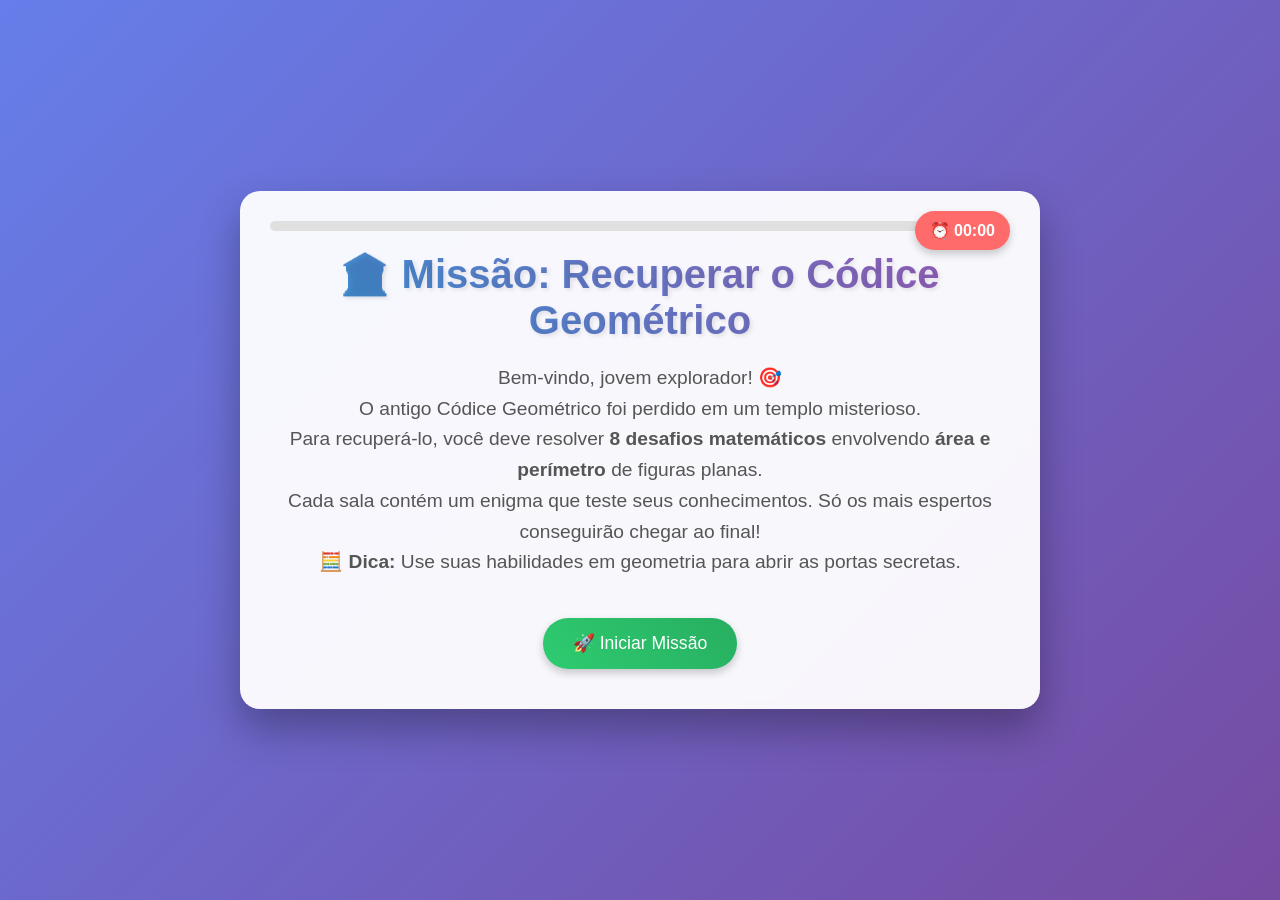
<file: index.html>
<!DOCTYPE html>
<html lang="pt-BR">
<head>
    <meta charset="UTF-8">
    <meta name="viewport" content="width=device-width, initial-scale=1.0">
    <title>Missão: Recuperar o Códice Geométrico</title>
    <link rel="stylesheet" href="assets/css/style.css">
</head>
<body>
    <div class="game-container">
        <!-- Timer -->
        <div class="timer" id="timer">⏰ 00:00</div>
        
        <!-- Room Indicator -->
        <div class="room-indicator" id="roomIndicator" style="display: none;">📍 Sala 1/4</div>
        
        <!-- Progress Bar -->
        <div class="progress-bar">
            <div class="progress-fill" id="progressFill"></div>
        </div>

        <!-- Tela de Introdução -->
        <div class="room active" id="intro">
            <div class="intro-screen">
                <h1 class="intro-title">🏛️ Missão: Recuperar o Códice Geométrico</h1>
                <div class="intro-description">
                    <p>Bem-vindo, jovem explorador! 🎯</p>
                    <p>O antigo Códice Geométrico foi perdido em um templo misterioso.</p>
                    <p>Para recuperá-lo, você deve resolver <strong>8 desafios matemáticos</strong> envolvendo <strong>área e perímetro</strong> de figuras planas.</p>
                    <p>Cada sala contém um enigma que teste seus conhecimentos. Só os mais espertos conseguirão chegar ao final!</p>
                    <p>🧮 <strong>Dica:</strong> Use suas habilidades em geometria para abrir as portas secretas.</p>
                </div>
                <button class="btn" onclick="startGame()">🚀 Iniciar Missão</button>
            </div>
        </div>

        <!-- Sala 1: O Retângulo Sagrado -->
        <div class="room" id="room1">
            <h1>🏛️ Missão: Recuperar o Códice Geométrico</h1>
            <div class="room-title">🔐 Sala 1: O Retângulo Sagrado</div>
            
            <div class="figure-container">
                <p>Você encontrou uma porta selada com um retângulo gravado. Para abri-la, descubra a área desta figura:</p>
                
                <div class="svg-container">
                    <svg width="300" height="200" viewBox="0 0 300 200">
                        <!-- Retângulo -->
                        <rect x="50" y="50" width="200" height="100" 
                              fill="#3498db" stroke="#2980b9" stroke-width="3" opacity="0.8"/>
                        
                        <!-- Medidas -->
                        <text x="150" y="45" text-anchor="middle" font-size="16" font-weight="bold" fill="#2c3e50">12m</text>
                        <text x="35" y="105" text-anchor="middle" font-size="16" font-weight="bold" fill="#2c3e50">7m</text>
                        
                        <!-- Linhas de medida -->
                        <line x1="50" y1="40" x2="250" y2="40" stroke="#e74c3c" stroke-width="2"/>
                        <line x1="25" y1="50" x2="25" y2="150" stroke="#e74c3c" stroke-width="2"/>
                    </svg>
                </div>
                
                <div class="question">
                    🤔 Qual é a área da figura acima? (em m²)
                </div>
                
                <div class="input-group">
                    <input type="number" id="answer1" placeholder="Digite a área">
                    <br><br>
                    <button class="btn" onclick="checkAnswer(1)">🔓 Abrir Porta</button>
                </div>
                
                <div id="feedback1" class="feedback"></div>
            </div>
        </div>

        <!-- Sala 2: O Labirinto dos Triângulos -->
        <div class="room" id="room2">
            <h1>🏛️ Missão: Recuperar o Códice Geométrico</h1>
            <div class="room-title">🔐 Sala 2: O Labirinto dos Triângulos</div>
            
            <div class="figure-container">
                <p>Três caminhos se abrem à sua frente. Escolha o triângulo com o <strong>menor perímetro</strong>. Se houver empate, escolha o de menor área:</p>
                
                <div class="svg-container">
                    <!-- Triângulo 1 -->
                    <div>
                        <svg width="150" height="120" viewBox="0 0 150 120">
                            <polygon points="75,20 30,100 120,100" 
                                     fill="#e74c3c" stroke="#c0392b" stroke-width="2" opacity="0.8"/>
                            <text x="75" y="15" text-anchor="middle" font-size="12" font-weight="bold">5</text>
                            <text x="15" y="110" text-anchor="middle" font-size="12" font-weight="bold">3</text>
                            <text x="135" y="110" text-anchor="middle" font-size="12" font-weight="bold">4</text>
                        </svg>
                        <div class="measurements">Lados: 3, 4, 5</div>
                    </div>
                    
                    <!-- Triângulo 2 -->
                    <div>
                        <svg width="150" height="120" viewBox="0 0 150 120">
                            <polygon points="75,20 30,100 120,100" 
                                     fill="#f39c12" stroke="#e67e22" stroke-width="2" opacity="0.8"/>
                            <text x="75" y="15" text-anchor="middle" font-size="12" font-weight="bold">6</text>
                            <text x="15" y="110" text-anchor="middle" font-size="12" font-weight="bold">6</text>
                            <text x="135" y="110" text-anchor="middle" font-size="12" font-weight="bold">6</text>
                        </svg>
                        <div class="measurements">Lados: 6, 6, 6</div>
                    </div>
                    
                    <!-- Triângulo 3 -->
                    <div>
                        <svg width="150" height="120" viewBox="0 0 150 120">
                            <polygon points="75,20 30,100 120,100" 
                                     fill="#2ecc71" stroke="#27ae60" stroke-width="2" opacity="0.8"/>
                            <text x="75" y="15" text-anchor="middle" font-size="12" font-weight="bold">5</text>
                            <text x="15" y="110" text-anchor="middle" font-size="12" font-weight="bold">2</text>
                            <text x="135" y="110" text-anchor="middle" font-size="12" font-weight="bold">5</text>
                        </svg>
                        <div class="measurements">Lados: 2, 5, 5</div>
                    </div>
                </div>
                
                <div class="question">
                    🤔 Qual triângulo possui o menor perímetro? (Se houver empate, escolha o de menor área)
                </div>
                
                <div class="options">
                    <div class="option" onclick="selectOption(1)">
                        🔺 Triângulo 1 (vermelho) - Lados: 3, 4, 5
                    </div>
                    <div class="option" onclick="selectOption(2)">
                        🔺 Triângulo 2 (laranja) - Lados: 6, 6, 6
                    </div>
                    <div class="option" onclick="selectOption(3)">
                        🔺 Triângulo 3 (verde) - Lados: 2, 5, 5
                    </div>
                </div>
                
                <button class="btn" onclick="checkAnswer(2)">🔓 Escolher Caminho</button>
                
                <div id="feedback2" class="feedback"></div>
            </div>
        </div>

        <!-- Sala 3: O Círculo de Pedra -->
        <div class="room" id="room3">
            <h1>🏛️ Missão: Recuperar o Códice Geométrico</h1>
            <div class="room-title">🔐 Sala 3: O Círculo de Pedra</div>
            
            <div class="figure-container">
                <p>Um antigo círculo de pedra bloqueia sua passagem. Para ativá-lo, calcule a área do círculo:</p>
                
                <div class="svg-container">
                    <svg width="300" height="300" viewBox="0 0 300 300">
                        <!-- Círculo -->
                        <circle cx="150" cy="150" r="100" 
                                fill="#9b59b6" stroke="#8e44ad" stroke-width="3" opacity="0.8"/>
                        
                        <!-- Raio -->
                        <line x1="150" y1="150" x2="250" y2="150" stroke="#e74c3c" stroke-width="3"/>
                        <text x="200" y="145" text-anchor="middle" font-size="16" font-weight="bold" fill="#2c3e50">r = 7m</text>
                        
                        <!-- Centro -->
                        <circle cx="150" cy="150" r="3" fill="#2c3e50"/>
                    </svg>
                </div>
                
                <div class="question">
                    🤔 Qual é a área do círculo? (Use π ≈ 3,14 e expresse em m²)
                </div>
                
                <div class="input-group">
                    <input type="number" id="answer3" placeholder="Digite a área" step="0.01">
                    <br><br>
                    <button class="btn" onclick="checkAnswer(3)">🔓 Ativar Círculo</button>
                </div>
                
                <div id="feedback3" class="feedback"></div>
            </div>
        </div>

        <!-- Sala 4: O Desafio Mestre -->
        <div class="room" id="room4">
            <h1>🏛️ Missão: Recuperar o Códice Geométrico</h1>
            <div class="room-title">🔐 Sala 4: O Desafio Mestre</div>
            
            <div class="figure-container">
                <p>A câmara final! O Códice está protegido por uma figura complexa. Resolva AMBOS os cálculos para libertá-lo:</p>
                
                <div class="svg-container">
                    <svg width="400" height="200" viewBox="0 0 400 200">
                        <!-- Retângulo central -->
                        <rect x="150" y="50" width="100" height="80" 
                              fill="#3498db" stroke="#2980b9" stroke-width="2" opacity="0.8"/>
                        
                        <!-- Semicírculo esquerdo -->
                        <path d="M 150 90 A 40 40 0 0 1 150 130 A 40 40 0 0 1 150 50 Z" 
                              fill="#e74c3c" stroke="#c0392b" stroke-width="2" opacity="0.8"/>
                        
                        <!-- Semicírculo direito -->
                        <path d="M 250 50 A 40 40 0 0 1 250 130 A 40 40 0 0 1 250 90 Z" 
                              fill="#e74c3c" stroke="#c0392b" stroke-width="2" opacity="0.8"/>
                        
                        <!-- Medidas -->
                        <text x="200" y="45" text-anchor="middle" font-size="14" font-weight="bold" fill="#2c3e50">10m</text>
                        <text x="130" y="95" text-anchor="middle" font-size="14" font-weight="bold" fill="#2c3e50">8m</text>
                        <text x="90" y="95" text-anchor="middle" font-size="12" font-weight="bold" fill="#2c3e50">r=4m</text>
                        <text x="310" y="95" text-anchor="middle" font-size="12" font-weight="bold" fill="#2c3e50">r=4m</text>
                    </svg>
                </div>
                
                <div class="question">
                    🤔 <strong>Pergunta 1:</strong> Qual é a área total da figura? (Use π ≈ 3,14)
                </div>
                
                <div class="input-group">
                    <input type="number" id="answer4a" placeholder="Área total" step="0.01">
                    <br><br>
                </div>
                
                <div class="question">
                    🤔 <strong>Pergunta 2:</strong> Qual é o perímetro da figura?
                </div>
                
                <div class="input-group">
                    <input type="number" id="answer4b" placeholder="Perímetro" step="0.01">
                    <br><br>
                    <button class="btn" onclick="checkAnswer(4)">🏆 Recuperar Códice</button>
                </div>
                
                <div id="feedback4" class="feedback"></div>
            </div>
        </div>

        <!-- Sala 5: O Jardim Secreto -->
        <div class="room" id="room5">
            <h1>🏛️ Missão: Recuperar o Códice Geométrico</h1>
            <div class="room-title">🔐 Sala 5: O Jardim Secreto</div>
            
            <div class="figure-container">
                <p>Um belo jardim secreto se revela à sua frente, mas o portão está trancado com um código numérico. Para abri-lo, calcule a área total do canteiro central sabendo que o tem Jardim com retângulo de 8m x 4m e semicírculo com raio de 4m:</p>
                
                <div class="svg-container">
                    <img src="assets/images/missaocinco.png" alt="Jardim com retângulo de 8m x 4m e semicírculo com raio de 4m" style="max-width: 100%; height: auto; border: 2px solid #3498db; border-radius: 10px; box-shadow: 0 4px 8px rgba(0, 0, 0, 0.1);">
                </div>
                
                <div class="question">
                    🤔 Qual é a área total do canteiro? (Use π ≈ 3,14 e expresse em m²)
                </div>
                
                <div class="input-group">
                    <input type="number" id="answer5" placeholder="Digite a área total" step="0.01">
                    <br><br>
                    <button class="btn" onclick="checkAnswer(5)">🔓 Abrir Portão</button>
                </div>
                
                <div id="feedback5" class="feedback"></div>
            </div>
        </div>

        <!-- Sala 6: A Planta da Casa Antiga -->
        <div class="room" id="room6">
            <h1>🏛️ Missão: Recuperar o Códice Geométrico</h1>
            <div class="room-title">🔐 Sala 6: A Planta da Casa Antiga</div>
            
            <div class="figure-container">
                <p>Na casa abandonada, você encontra uma antiga planta arquitetônica com escala 1:50. Em uma gaveta trancada, há uma inscrição: "O perímetro real do quarto revela a chave".</p>
                
                <div class="svg-container">
                    <svg width="400" height="300" viewBox="0 0 400 300">
                        <!-- Fundo da planta -->
                        <rect x="50" y="50" width="300" height="200" 
                              fill="#f5f5dc" stroke="#8b4513" stroke-width="2"/>
                        
                        <!-- Quarto quadrado -->
                        <rect x="150" y="100" width="60" height="60" 
                              fill="none" stroke="#8b4513" stroke-width="3"/>
                        
                        <!-- Medida na planta -->
                        <text x="180" y="135" text-anchor="middle" font-size="14" font-weight="bold" fill="#2c3e50">3 cm</text>
                        
                        <!-- Escala -->
                        <text x="60" y="270" font-size="14" font-weight="bold" fill="#2c3e50">Escala 1:50</text>
                        <text x="60" y="290" font-size="12" fill="#2c3e50">(cada 1 cm na planta = 50 cm na realidade)</text>
                    </svg>
                </div>
                
                <div class="question">
                    🤔 Qual é o perímetro real do quarto? (em metros)
                </div>
                
                <div class="input-group">
                    <input type="number" id="answer6" placeholder="Digite o perímetro real" step="0.01">
                    <br><br>
                    <button class="btn" onclick="checkAnswer(6)">🔓 Abrir Gaveta</button>
                </div>
                
                <div id="feedback6" class="feedback"></div>
            </div>
        </div>

        <!-- Sala 7: O Lago Misterioso -->
        <div class="room" id="room7">
            <h1>🏛️ Missão: Recuperar o Códice Geométrico</h1>
            <div class="room-title">🔐 Sala 7: O Lago Misterioso</div>
            
            <div class="figure-container">
                <p>No quintal, você encontra um lago com formato peculiar: um retângulo central com dois semicírculos nas extremidades. A combinação do cofre é a área total do lago em metros quadrados.</p>
                
                <div class="svg-container">
                    <svg width="500" height="300" viewBox="0 0 500 300">
                        <!-- Retângulo central -->
                        <rect x="150" y="100" width="200" height="100" 
                              fill="#87CEEB" stroke="#4682B4" stroke-width="2" opacity="0.8"/>
                        
                        <!-- Semicírculo esquerdo -->
                        <path d="M 150 150 A 50 50 0 0 1 150 200 A 50 50 0 0 1 150 100 Z" 
                              fill="#87CEEB" stroke="#4682B4" stroke-width="2" opacity="0.8"/>
                        
                        <!-- Semicírculo direito -->
                        <path d="M 350 100 A 50 50 0 0 1 350 200 Z" 
                              fill="#87CEEB" stroke="#4682B4" stroke-width="2" opacity="0.8"/>
                        
                        <!-- Medidas -->
                        <text x="250" y="85" text-anchor="middle" font-size="14" font-weight="bold" fill="#2c3e50">10m</text>
                        <text x="135" y="155" text-anchor="end" font-size="14" font-weight="bold" fill="#2c3e50">6m</text>
                        <text x="250" y="250" text-anchor="middle" font-size="14" font-weight="bold" fill="#2c3e50">Raio = 3m</text>
                        
                        <!-- Elementos decorativos -->
                        <circle cx="200" cy="150" r="3" fill="#FFFF00"/> <!-- Pato -->
                        <circle cx="300" cy="130" r="3" fill="#FFFF00"/> <!-- Outro pato -->
                        <path d="M 180 90 Q 185 85 190 90" stroke="#90EE90" fill="none"/> <!-- Planta -->
                        <path d="M 320 90 Q 325 85 330 90" stroke="#90EE90" fill="none"/> <!-- Outra planta -->
                    </svg>
                </div>
                
                <div class="question">
                    🤔 Qual é a área total do lago? (Use π ≈ 3,14 e expresse em m²)
                </div>
                
                <div class="input-group">
                    <input type="number" id="answer7" placeholder="Digite a área total" step="0.01">
                    <br><br>
                    <button class="btn" onclick="checkAnswer(7)">🔓 Abrir Cofre</button>
                </div>
                
                <div id="feedback7" class="feedback"></div>
            </div>
        </div>

        <!-- Sala 8: O Desafio Final do Inventor -->
        <div class="room" id="room8">
            <h1>🏛️ Missão: Recuperar o Códice Geométrico</h1>
            <div class="room-title">🔐 Sala 8: O Desafio Final do Inventor</div>
            
            <div class="figure-container">
                <p>Na última sala, você encontra o projeto final do inventor: uma estrutura peculiar composta por um quadrado com um triângulo isósceles em cima. Em uma anotação, lê-se: "Para construir o piso, calcule a área total."</p>
                
                <div class="svg-container">
                    <svg width="500" height="400" viewBox="0 0 500 400">
                        <!-- Quadrado -->
                        <rect x="150" y="150" width="200" height="200" 
                              fill="#3498db" stroke="#2980b9" stroke-width="2" opacity="0.8"/>
                        
                        <!-- Triângulo isósceles -->
                        <path d="M 150 150 L 350 150 L 250 70 Z" 
                              fill="#e74c3c" stroke="#c0392b" stroke-width="2" opacity="0.8"/>
                        
                        <!-- Medidas -->
                        <text x="250" y="260" text-anchor="middle" font-size="14" font-weight="bold" fill="#fff">12 m</text>
                        <text x="130" y="250" text-anchor="end" font-size="14" font-weight="bold" fill="#2c3e50">12 m</text>
                        <text x="250" y="120" text-anchor="middle" font-size="14" font-weight="bold" fill="#2c3e50">5 m</text>
                        <text x="300" y="140" text-anchor="start" font-size="14" font-weight="bold" fill="#2c3e50">12 m</text>
                        
                        <!-- Linhas de medida -->
                        <line x1="250" y1="150" x2="250" y2="70" stroke="#2c3e50" stroke-width="1" stroke-dasharray="5,5"/>
                    </svg>
                </div>
                
                <div class="question">
                    🤔 Sabendo que:
                    <ul>
                        <li>O quadrado tem lado = 12 metros</li>
                        <li>O triângulo isósceles tem base = 12 metros (igual ao lado do quadrado)</li>
                        <li>A altura do triângulo é 5 metros</li>
                    </ul>
                    Qual é a área total necessária para o piso? (em m²)
                </div>
                
                <div class="input-group">
                    <input type="number" id="answer8" placeholder="Digite a área total" step="0.1">
                    <br><br>
                    <button class="btn" onclick="checkAnswer(8)">🔓 Revelar o Códice</button>
                </div>
                
                <div id="feedback8" class="feedback"></div>
            </div>
        </div>

        <!-- Tela de Desfecho -->
        <div class="room" id="ending">
            <div class="celebration">
                <h1>📜 Desfecho da História</h1>
                
                <div class="ending-text">
                    <p>Após superar todos os desafios e desvendar cada mistério escondido nas salas, você finalmente chega ao coração do enigma: um cofre antigo, selado por séculos, aguardando o verdadeiro guardião do conhecimento para ser aberto.</p>
                    
                    <p>Ao inserir o último código — fruto de sua lógica, raciocínio e determinação — o cofre se abre com um suave clique. Dentro dele, um pergaminho dourado brilha, revelando a seguinte mensagem:</p>
                    
                    <div class="scroll-message">
                        "O saber é a chave que abre todas as portas. Hoje, você provou que é capaz de unir matemática, estratégia e criatividade para vencer qualquer desafio. Continue explorando, aprendendo e resolvendo, pois o verdadeiro tesouro é o conhecimento que você conquistou."
                    </div>
                    
                    <div class="ending-image">
                        <img src="assets/images/fim.png" alt="Imagem do final da jornada" style="max-width: 100%; height: auto; border-radius: 10px; box-shadow: 0 4px 8px rgba(0,0,0,0.2);">
                    </div>
                    
                    <h2>🌟 Parabéns, Guardião das Áreas e Perímetros! 🌟</h2>
                    <p>Você completou todas as missões, venceu cada obstáculo e mostrou que o raciocínio lógico é sua maior arma. O mundo agora conhece seu nome como o mestre que solucionou o Enigma das Oito Salas.</p>
                    
                    <button class="btn" onclick="showVictoryScreen()">📊 Ver Pontuação Final</button>
                </div>
            </div>
        </div>

        <!-- Tela de Pontuação Final -->
        <div class="room" id="victory">
            <div class="celebration">
                <h1>🎉 PARABÉNS! 🎉</h1>
                <h2>🏆 Você recuperou o Códice Geométrico! 🏆</h2>
                <p>Sua jornada pelos mistérios da geometria foi um sucesso!</p>
                <p>Você dominou os conceitos de <strong>área e perímetro</strong> como um verdadeiro mestre!</p>
                
                <div class="score-breakdown" id="scoreBreakdown">
                    <h3>📊 Sua Pontuação Final</h3>
                    <div class="score-item">
                        <span>🏛️ Sala 1 - O Retângulo Sagrado:</span>
                        <span id="score1">0 pts</span>
                    </div>
                    <div class="score-item">
                        <span>🔺 Sala 2 - O Labirinto dos Triângulos:</span>
                        <span id="score2">0 pts</span>
                    </div>
                    <div class="score-item">
                        <span>⭕ Sala 3 - O Círculo de Pedra:</span>
                        <span id="score3">0 pts</span>
                    </div>
                    <div class="score-item">
                        <span>🎯 Sala 4 - O Desafio Mestre:</span>
                        <span id="score4">0 pts</span>
                    </div>
                    <div class="score-item">
                        <span>🌺 Sala 5 - O Jardim Secreto:</span>
                        <span id="score5">0 pts</span>
                    </div>
                    <div class="score-item">
                        <span>🏛️ Sala 6 - A Planta da Casa Antiga:</span>
                        <span id="score6">0 pts</span>
                    </div>
                    <div class="score-item">
                        <span>💧 Sala 7 - O Lago Misterioso:</span>
                        <span id="score7">0 pts</span>
                    </div>
                    <div class="score-item">
                        <span>🏆 Sala 8 - O Desafio Final:</span>
                        <span id="score8">0 pts</span>
                    </div>
                    <div class="score-item" style="border-left-color: #f39c12; font-weight: bold; background: #fff9e6;">
                        <span>🎯 PONTUAÇÃO TOTAL:</span>
                        <span id="totalScoreFinal">0 de 24 pontos</span>
                    </div>
                </div>
                
                <p id="finalTime">⏰ Tempo total: <span id="totalTime">00:00</span></p>
                <br>
                <div class="button-group">
                    <button class="btn" onclick="window.location.href='resolucoes.html'">📝 Conferir Resoluções</button>
                    <button class="btn" onclick="restartGame()">🔄 Jogar Novamente</button>
                </div>
            </div>
        </div>
    </div>

    <script src="assets/js/script.js"></script>
</body>
</html>
</file>
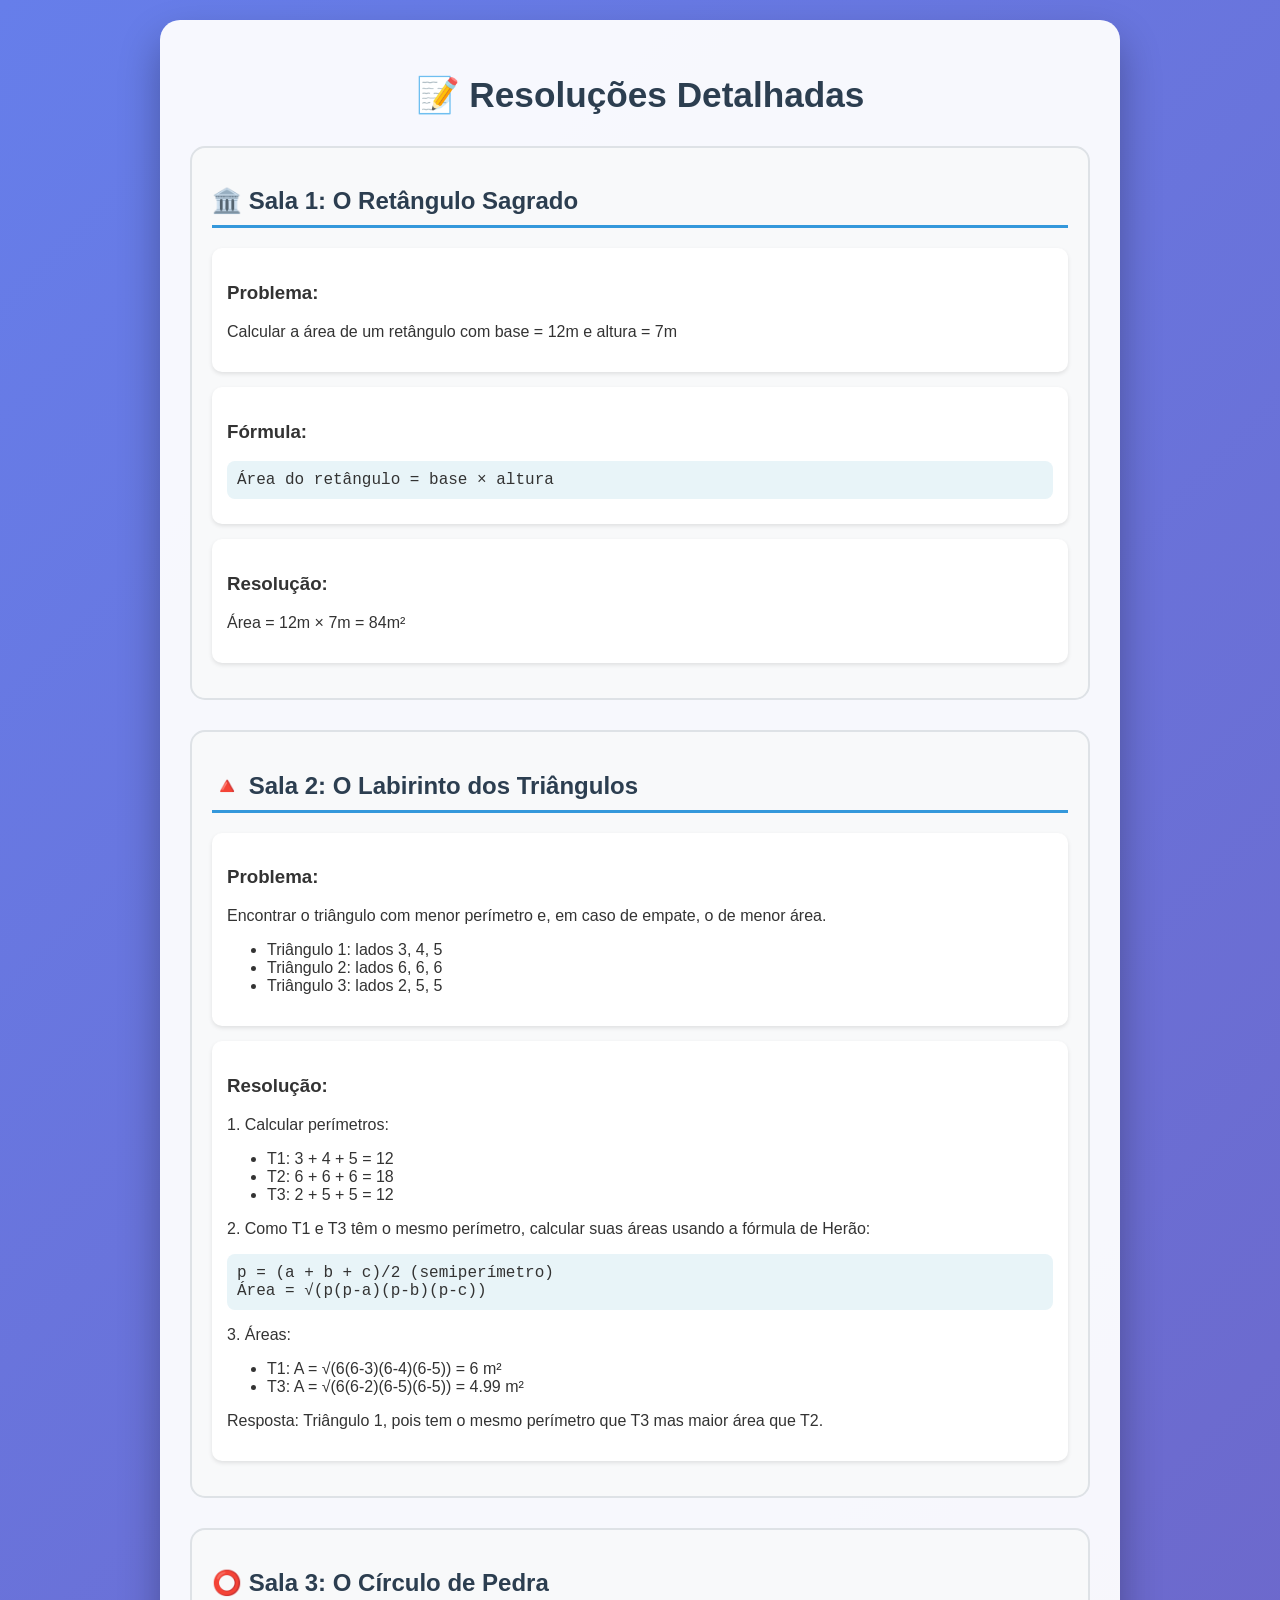
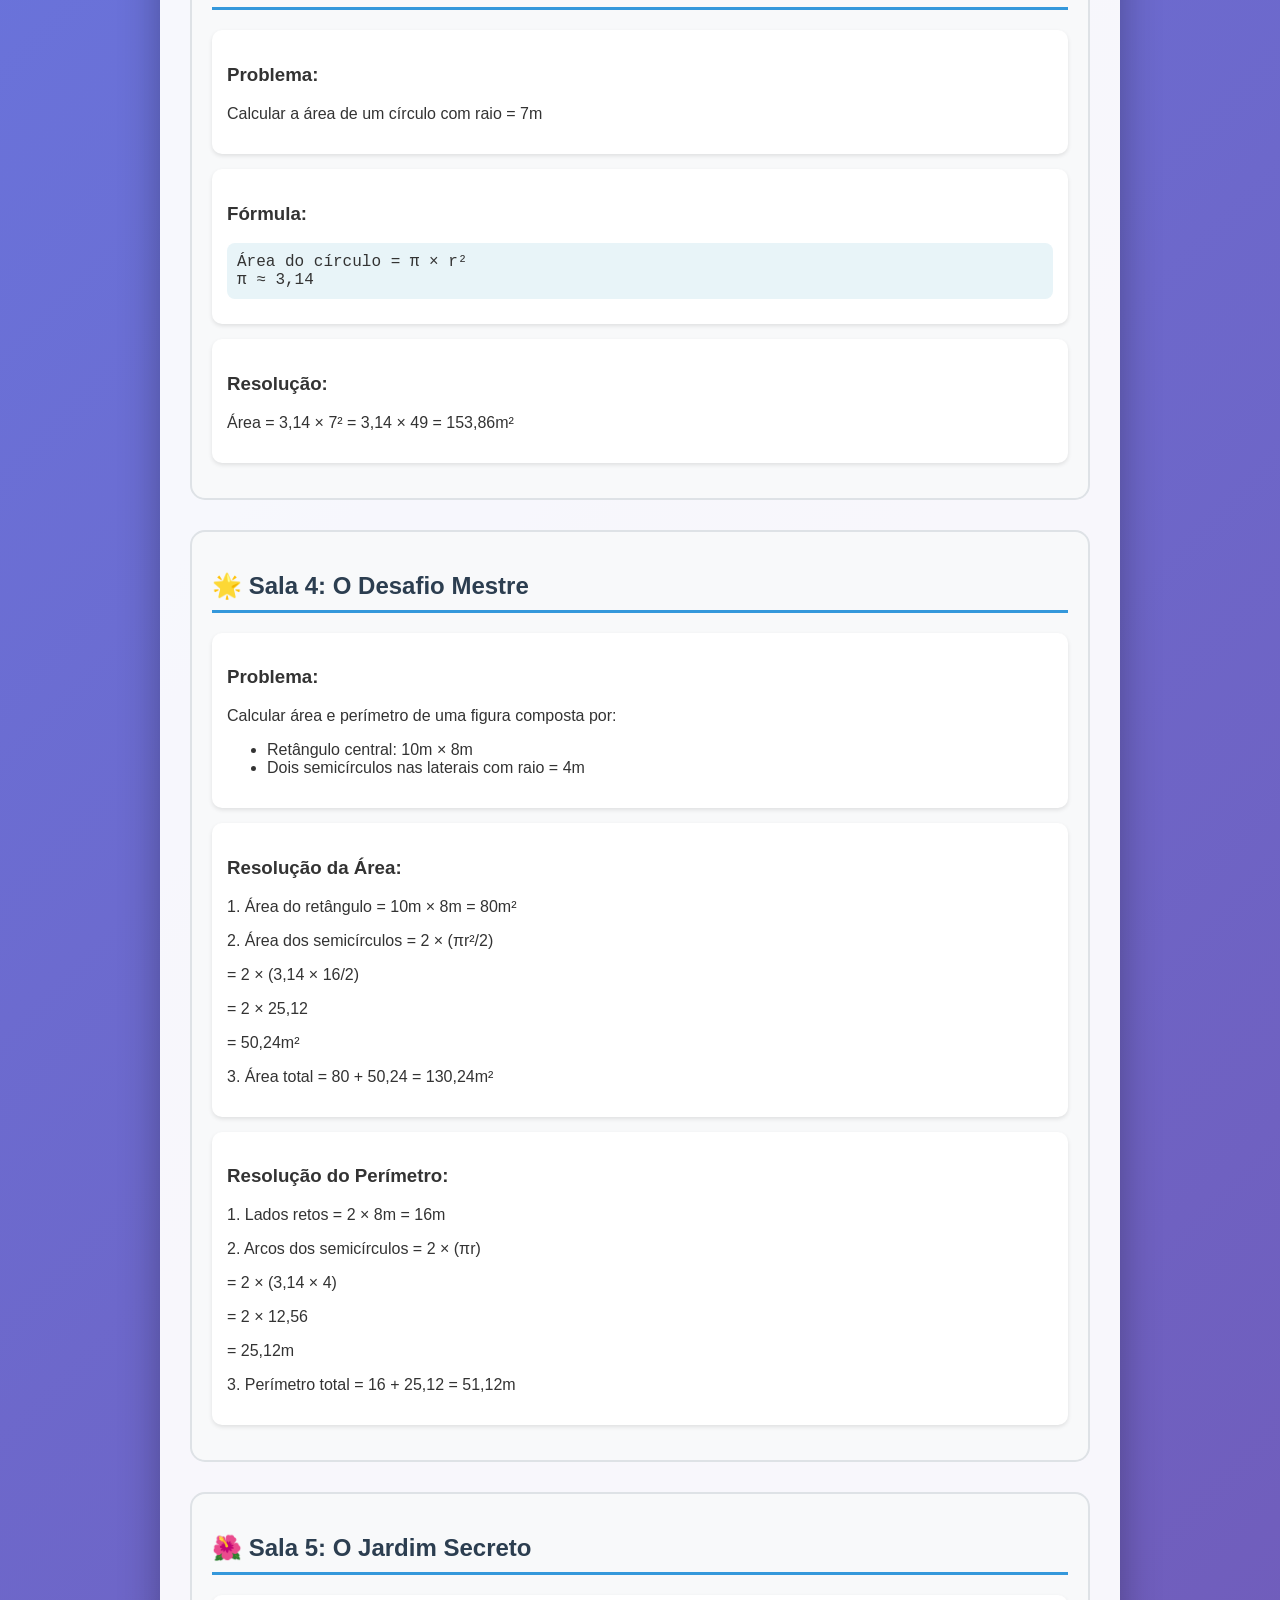
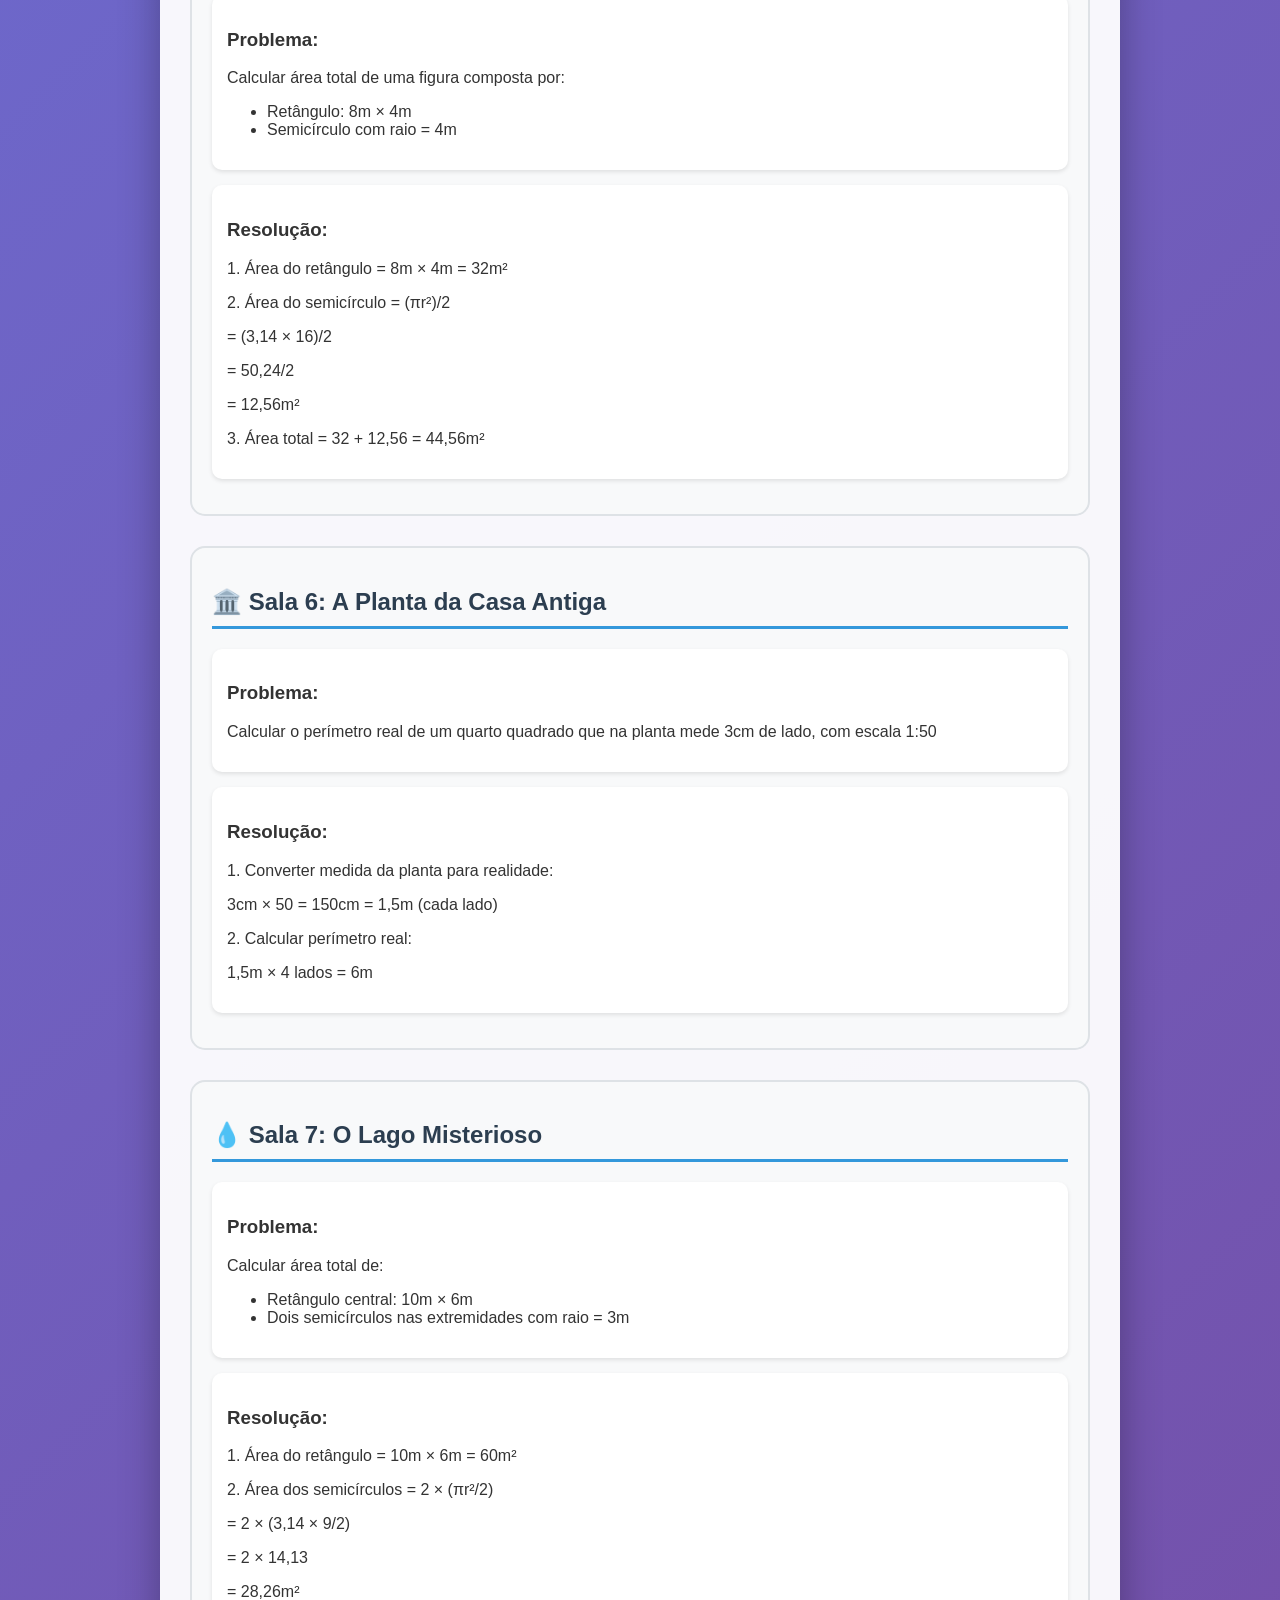
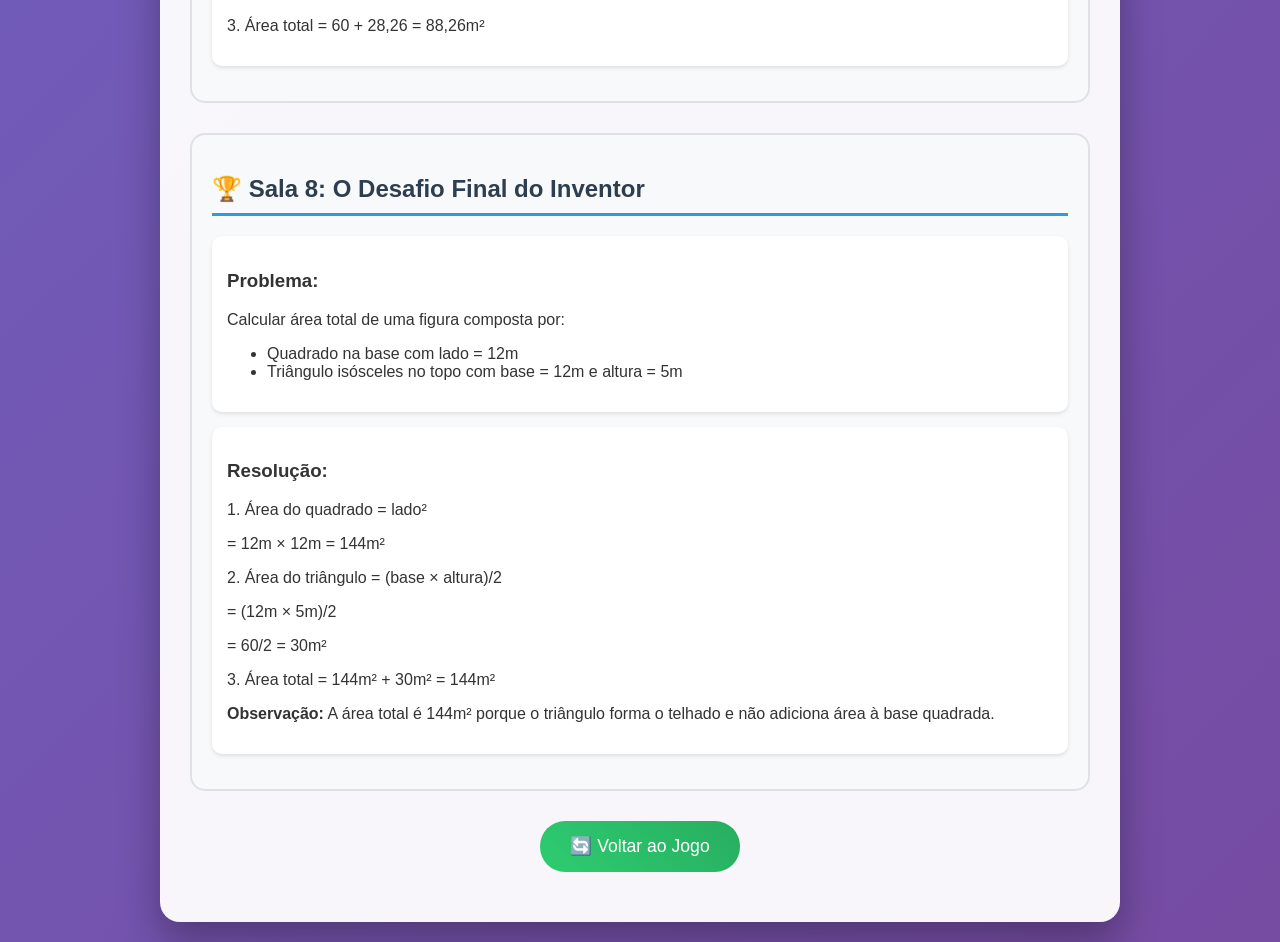
<file: resolucoes.html>
<!DOCTYPE html>
<html lang="pt-BR">
<head>
    <meta charset="UTF-8">
    <meta name="viewport" content="width=device-width, initial-scale=1.0">
    <title>Resoluções - Códice Geométrico</title>
    <link rel="stylesheet" href="assets/css/resolucoes.css">
</head>
<body>
    <div class="container">
        <h1>📝 Resoluções Detalhadas</h1>

        <div class="resolution">
            <h2>🏛️ Sala 1: O Retângulo Sagrado</h2>
            <div class="step">
                <h3>Problema:</h3>
                <p>Calcular a área de um retângulo com base = 12m e altura = 7m</p>
            </div>
            <div class="step">
                <h3>Fórmula:</h3>
                <div class="formula">
                    Área do retângulo = base × altura
                </div>
            </div>
            <div class="step">
                <h3>Resolução:</h3>
                <p>Área = 12m × 7m = 84m²</p>
            </div>
        </div>

        <div class="resolution">
            <h2>🔺 Sala 2: O Labirinto dos Triângulos</h2>
            <div class="step">
                <h3>Problema:</h3>
                <p>Encontrar o triângulo com menor perímetro e, em caso de empate, o de menor área.</p>
                <ul>
                    <li>Triângulo 1: lados 3, 4, 5</li>
                    <li>Triângulo 2: lados 6, 6, 6</li>
                    <li>Triângulo 3: lados 2, 5, 5</li>
                </ul>
            </div>
            <div class="step">
                <h3>Resolução:</h3>
                <p>1. Calcular perímetros:</p>
                <ul>
                    <li>T1: 3 + 4 + 5 = 12</li>
                    <li>T2: 6 + 6 + 6 = 18</li>
                    <li>T3: 2 + 5 + 5 = 12</li>
                </ul>
                <p>2. Como T1 e T3 têm o mesmo perímetro, calcular suas áreas usando a fórmula de Herão:</p>
                <div class="formula">
                    p = (a + b + c)/2 (semiperímetro)<br>
                    Área = √(p(p-a)(p-b)(p-c))
                </div>
                <p>3. Áreas:</p>
                <ul>
                    <li>T1: A = √(6(6-3)(6-4)(6-5)) = 6 m²</li>
                    <li>T3: A = √(6(6-2)(6-5)(6-5)) = 4.99 m²</li>
                </ul>
                <p>Resposta: Triângulo 1, pois tem o mesmo perímetro que T3 mas maior área que T2.</p>
            </div>
        </div>

        <div class="resolution">
            <h2>⭕ Sala 3: O Círculo de Pedra</h2>
            <div class="step">
                <h3>Problema:</h3>
                <p>Calcular a área de um círculo com raio = 7m</p>
            </div>
            <div class="step">
                <h3>Fórmula:</h3>
                <div class="formula">
                    Área do círculo = π × r²<br>
                    π ≈ 3,14
                </div>
            </div>
            <div class="step">
                <h3>Resolução:</h3>
                <p>Área = 3,14 × 7² = 3,14 × 49 = 153,86m²</p>
            </div>
        </div>

        <div class="resolution">
            <h2>🌟 Sala 4: O Desafio Mestre</h2>
            <div class="step">
                <h3>Problema:</h3>
                <p>Calcular área e perímetro de uma figura composta por:</p>
                <ul>
                    <li>Retângulo central: 10m × 8m</li>
                    <li>Dois semicírculos nas laterais com raio = 4m</li>
                </ul>
            </div>
            <div class="step">
                <h3>Resolução da Área:</h3>
                <p>1. Área do retângulo = 10m × 8m = 80m²</p>
                <p>2. Área dos semicírculos = 2 × (πr²/2)</p>
                <p>   = 2 × (3,14 × 16/2)</p>
                <p>   = 2 × 25,12</p>
                <p>   = 50,24m²</p>
                <p>3. Área total = 80 + 50,24 = 130,24m²</p>
            </div>
            <div class="step">
                <h3>Resolução do Perímetro:</h3>
                <p>1. Lados retos = 2 × 8m = 16m</p>
                <p>2. Arcos dos semicírculos = 2 × (πr)</p>
                <p>   = 2 × (3,14 × 4)</p>
                <p>   = 2 × 12,56</p>
                <p>   = 25,12m</p>
                <p>3. Perímetro total = 16 + 25,12 = 51,12m</p>
            </div>
        </div>

        <div class="resolution">
            <h2>🌺 Sala 5: O Jardim Secreto</h2>
            <div class="step">
                <h3>Problema:</h3>
                <p>Calcular área total de uma figura composta por:</p>
                <ul>
                    <li>Retângulo: 8m × 4m</li>
                    <li>Semicírculo com raio = 4m</li>
                </ul>
            </div>
            <div class="step">
                <h3>Resolução:</h3>
                <p>1. Área do retângulo = 8m × 4m = 32m²</p>
                <p>2. Área do semicírculo = (πr²)/2</p>
                <p>   = (3,14 × 16)/2</p>
                <p>   = 50,24/2</p>
                <p>   = 12,56m²</p>
                <p>3. Área total = 32 + 12,56 = 44,56m²</p>
            </div>
        </div>

        <div class="resolution">
            <h2>🏛️ Sala 6: A Planta da Casa Antiga</h2>
            <div class="step">
                <h3>Problema:</h3>
                <p>Calcular o perímetro real de um quarto quadrado que na planta mede 3cm de lado, com escala 1:50</p>
            </div>
            <div class="step">
                <h3>Resolução:</h3>
                <p>1. Converter medida da planta para realidade:</p>
                <p>   3cm × 50 = 150cm = 1,5m (cada lado)</p>
                <p>2. Calcular perímetro real:</p>
                <p>   1,5m × 4 lados = 6m</p>
            </div>
        </div>

        <div class="resolution">
            <h2>💧 Sala 7: O Lago Misterioso</h2>
            <div class="step">
                <h3>Problema:</h3>
                <p>Calcular área total de:</p>
                <ul>
                    <li>Retângulo central: 10m × 6m</li>
                    <li>Dois semicírculos nas extremidades com raio = 3m</li>
                </ul>
            </div>
            <div class="step">
                <h3>Resolução:</h3>
                <p>1. Área do retângulo = 10m × 6m = 60m²</p>
                <p>2. Área dos semicírculos = 2 × (πr²/2)</p>
                <p>   = 2 × (3,14 × 9/2)</p>
                <p>   = 2 × 14,13</p>
                <p>   = 28,26m²</p>
                <p>3. Área total = 60 + 28,26 = 88,26m²</p>
            </div>
        </div>

        <div class="resolution">
            <h2>🏆 Sala 8: O Desafio Final do Inventor</h2>
            <div class="step">
                <h3>Problema:</h3>
                <p>Calcular área total de uma figura composta por:</p>
                <ul>
                    <li>Quadrado na base com lado = 12m</li>
                    <li>Triângulo isósceles no topo com base = 12m e altura = 5m</li>
                </ul>
            </div>
            <div class="step">
                <h3>Resolução:</h3>
                <p>1. Área do quadrado = lado²</p>
                <p>   = 12m × 12m = 144m²</p>
                <p>2. Área do triângulo = (base × altura)/2</p>
                <p>   = (12m × 5m)/2</p>
                <p>   = 60/2 = 30m²</p>
                <p>3. Área total = 144m² + 30m² = 144m²</p>
                <p><strong>Observação:</strong> A área total é 144m² porque o triângulo forma o telhado e não adiciona área à base quadrada.</p>
            </div>
        </div>

        <a href="index.html" class="btn">🔄 Voltar ao Jogo</a>
    </div>
</body>
</html>
</file>
<file: assets/css/style.css>
/* Reset e configurações globais */
        * {
            margin: 0;
            padding: 0;
            box-sizing: border-box;
        }

        body {
            font-family: 'Segoe UI', Tahoma, Geneva, Verdana, sans-serif;
            background: linear-gradient(135deg, #667eea 0%, #764ba2 100%);
            min-height: 100vh;
            display: flex;
            justify-content: center;
            align-items: center;
            color: #333;
        }

        .game-container {
            background: rgba(255, 255, 255, 0.95);
            border-radius: 20px;
            padding: 30px;
            box-shadow: 0 20px 40px rgba(0, 0, 0, 0.3);
            max-width: 800px;
            width: 90%;
            text-align: center;
            position: relative;
            backdrop-filter: blur(10px);
        }

        .progress-bar {
            width: 100%;
            height: 10px;
            background: #e0e0e0;
            border-radius: 5px;
            margin-bottom: 20px;
            overflow: hidden;
        }

        .progress-fill {
            height: 100%;
            background: linear-gradient(90deg, #4CAF50, #2196F3);
            border-radius: 5px;
            transition: width 0.5s ease;
            width: 0%;
        }

        .timer {
            position: absolute;
            top: 20px;
            right: 30px;
            background: #ff6b6b;
            color: white;
            padding: 10px 15px;
            border-radius: 25px;
            font-weight: bold;
            box-shadow: 0 4px 8px rgba(0, 0, 0, 0.2);
        }

        h1 {
            color: #2c3e50;
            margin-bottom: 10px;
            font-size: 2.2em;
            text-shadow: 2px 2px 4px rgba(0, 0, 0, 0.1);
        }

        .room-title {
            color: #34495e;
            margin-bottom: 20px;
            font-size: 1.5em;
            background: linear-gradient(45deg, #3498db, #2980b9);
            color: white;
            padding: 15px;
            border-radius: 10px;
            box-shadow: 0 4px 8px rgba(0, 0, 0, 0.2);
        }

        .figure-container {
            margin: 20px 0;
            padding: 20px;
            background: #f8f9fa;
            border-radius: 15px;
            border: 2px solid #dee2e6;
        }

        .svg-container {
            margin: 20px 0;
            display: flex;
            justify-content: center;
            flex-wrap: wrap;
            gap: 20px;
        }

        svg {
            border: 2px solid #3498db;
            border-radius: 10px;
            background: white;
            box-shadow: 0 4px 8px rgba(0, 0, 0, 0.1);
        }

        .question {
            font-size: 1.3em;
            margin: 20px 0;
            color: #2c3e50;
            background: #ecf0f1;
            padding: 15px;
            border-radius: 10px;
            border-left: 5px solid #3498db;
        }

        .input-group {
            margin: 20px 0;
        }

        input[type="number"], input[type="text"] {
            padding: 15px;
            font-size: 1.2em;
            border: 2px solid #bdc3c7;
            border-radius: 10px;
            width: 200px;
            text-align: center;
            transition: border-color 0.3s ease;
        }

        input[type="number"]:focus, input[type="text"]:focus {
            outline: none;
            border-color: #3498db;
            box-shadow: 0 0 10px rgba(52, 152, 219, 0.3);
        }

        .btn {
            background: linear-gradient(45deg, #2ecc71, #27ae60);
            color: white;
            border: none;
            padding: 15px 30px;
            font-size: 1.1em;
            border-radius: 25px;
            cursor: pointer;
            transition: all 0.3s ease;
            margin: 10px;
            box-shadow: 0 4px 8px rgba(0, 0, 0, 0.2);
        }

        .btn:hover {
            transform: translateY(-2px);
            box-shadow: 0 6px 12px rgba(0, 0, 0, 0.3);
        }

        .btn:active {
            transform: translateY(0);
        }

        .btn-secondary {
            background: linear-gradient(45deg, #95a5a6, #7f8c8d);
        }

        .feedback {
            margin: 15px 0;
            padding: 15px;
            border-radius: 10px;
            font-weight: bold;
            font-size: 1.1em;
            transition: all 0.3s ease;
        }

        .feedback.success {
            background: #d4edda;
            color: #155724;
            border: 2px solid #c3e6cb;
        }

        .feedback.error {
            background: #f8d7da;
            color: #721c24;
            border: 2px solid #f5c6cb;
        }

        .room {
            display: none;
            animation: fadeIn 0.5s ease-in;
        }

        .room.active {
            display: block;
        }

        @keyframes fadeIn {
            from { opacity: 0; transform: translateY(20px); }
            to { opacity: 1; transform: translateY(0); }
        }

        .options {
            display: flex;
            flex-direction: column;
            gap: 15px;
            margin: 20px 0;
        }

        .option {
            background: #ecf0f1;
            border: 2px solid #bdc3c7;
            border-radius: 10px;
            padding: 15px;
            cursor: pointer;
            transition: all 0.3s ease;
            font-size: 1.1em;
        }

        .option:hover {
            background: #d5dbdb;
            border-color: #3498db;
        }

        .option.selected {
            background: #3498db;
            color: white;
            border-color: #2980b9;
        }

        .measurements {
            font-size: 1em;
            color: #7f8c8d;
            margin-top: 10px;
        }

        .celebration {
            background: linear-gradient(45deg, #f39c12, #e67e22);
            color: white;
            padding: 30px;
            border-radius: 20px;
            animation: bounce 1s ease-in-out;
            margin-top: 20px;
        }

        .celebration h1 {
            color: white;
            margin-bottom: 15px;
        }

        .celebration h2 {
            color: white;
            margin-bottom: 20px;
        }

        @keyframes bounce {
            0%, 20%, 50%, 80%, 100% { transform: translateY(0); }
            40% { transform: translateY(-10px); }
            60% { transform: translateY(-5px); }
        }

        @media (max-width: 768px) {
            .game-container {
                padding: 20px;
                margin: 10px;
            }
            
            h1 {
                font-size: 1.8em;
            }
            
            .room-title {
                font-size: 1.2em;
            }
            
            input[type="number"], input[type="text"] {
                width: 150px;
                font-size: 1em;
            }
            
            .timer {
                position: static;
                margin-bottom: 20px;
            }
        }

        .intro-screen {
            text-align: center;
        }

        .intro-title {
            font-size: 2.5em;
            background: linear-gradient(45deg, #3498db, #9b59b6);
            -webkit-background-clip: text;
            -webkit-text-fill-color: transparent;
            background-clip: text;
            margin-bottom: 20px;
        }

        .intro-description {
            font-size: 1.2em;
            color: #555;
            margin-bottom: 30px;
            line-height: 1.6;
        }

        .room-indicator {
            position: absolute;
            top: 20px;
            left: 30px;
            background: #3498db;
            color: white;
            padding: 10px 15px;
            border-radius: 25px;
            font-weight: bold;
            box-shadow: 0 4px 8px rgba(0, 0, 0, 0.2);
            font-size: 0.9em;
        }

        .room-indicator.room1 { background: #e74c3c; }
        .room-indicator.room2 { background: #f39c12; }
        .room-indicator.room3 { background: #9b59b6; }
        .room-indicator.room4 { background: #2ecc71; }

        @media (max-width: 768px) {
            .room-indicator {
                position: static;
                margin-bottom: 15px;
                display: inline-block;
            }
        }

        .score-breakdown {
            background: #e8f5e8;
            border: 2px solid #27ae60;
            border-radius: 15px;
            padding: 20px;
            margin: 20px 0;
        }

        .score-breakdown h3 {
            color: #27ae60;
            margin-bottom: 15px;
        }

        .score-item {
            display: flex;
            justify-content: space-between;
            margin: 8px 0;
            padding: 5px 10px;
            background: white;
            border-radius: 5px;
            border-left: 4px solid #27ae60;
            color: #333;
        }

        #victory .timer {
            display: none !important;
        }

        #victory .game-container {
            padding-top: 20px;
        }

        @media (max-width: 768px) {
            .timer {
                position: static;
                margin-bottom: 20px;
            }
            
            #victory .timer {
                display: none;
            }
            
            .score-breakdown {
                margin: 15px 0;
                padding: 15px;
            }
            
            .score-item {
                font-size: 0.9em;
                padding: 8px;
            }
        }
</file>
<file: assets/css/resolucoes.css>
body {
            font-family: 'Segoe UI', Tahoma, Geneva, Verdana, sans-serif;
            background: linear-gradient(135deg, #667eea 0%, #764ba2 100%);
            min-height: 100vh;
            margin: 0;
            padding: 20px;
            color: #333;
        }

        .container {
            max-width: 900px;
            margin: 0 auto;
            background: rgba(255, 255, 255, 0.95);
            padding: 30px;
            border-radius: 20px;
            box-shadow: 0 20px 40px rgba(0, 0, 0, 0.3);
        }

        h1 {
            color: #2c3e50;
            text-align: center;
            font-size: 2.2em;
            margin-bottom: 30px;
        }

        .resolution {
            background: #f8f9fa;
            border: 2px solid #dee2e6;
            border-radius: 15px;
            padding: 20px;
            margin-bottom: 30px;
        }

        .resolution h2 {
            color: #2c3e50;
            border-bottom: 3px solid #3498db;
            padding-bottom: 10px;
            margin-bottom: 20px;
        }

        .step {
            margin: 15px 0;
            padding: 15px;
            background: white;
            border-radius: 10px;
            box-shadow: 0 2px 4px rgba(0, 0, 0, 0.1);
        }

        .formula {
            background: #e8f4f8;
            padding: 10px;
            border-radius: 8px;
            margin: 10px 0;
            font-family: 'Courier New', monospace;
        }

        img {
            max-width: 100%;
            height: auto;
            border-radius: 10px;
            margin: 10px 0;
        }

        .btn {
            background: linear-gradient(45deg, #2ecc71, #27ae60);
            color: white;
            border: none;
            padding: 15px 30px;
            font-size: 1.1em;
            border-radius: 25px;
            cursor: pointer;
            transition: all 0.3s ease;
            margin: 20px auto;
            display: block;
            text-decoration: none;
            text-align: center;
            width: fit-content;
        }

        .btn:hover {
            transform: translateY(-2px);
            box-shadow: 0 6px 12px rgba(0, 0, 0, 0.2);
        }
</file>
